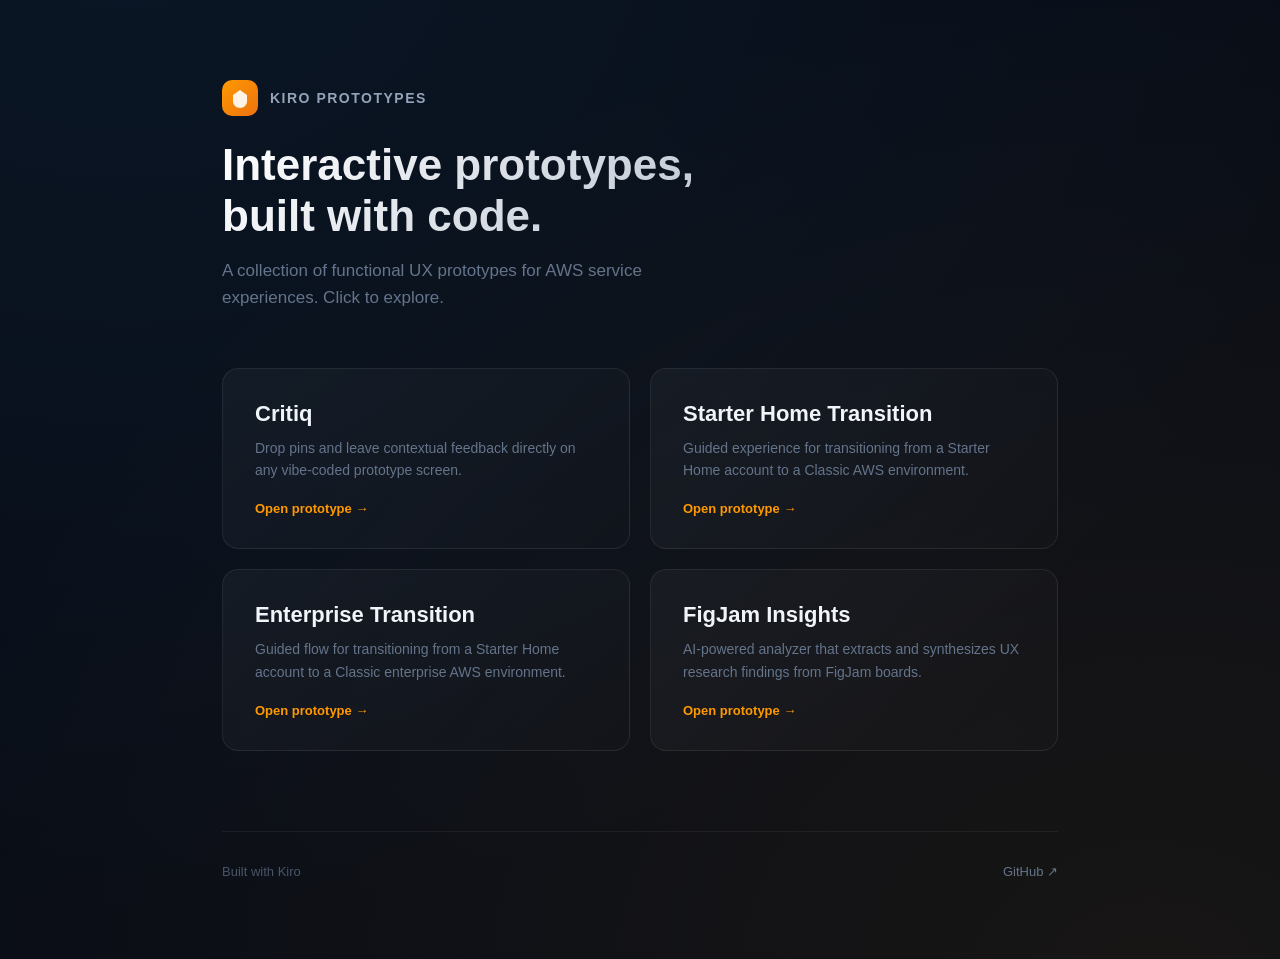
<file: index.html>
<!DOCTYPE html>
<html lang="en">
<head>
    <meta charset="UTF-8">
    <meta name="viewport" content="width=device-width, initial-scale=1.0">
    <title>Kiro Prototypes</title>
    <style>
        * { margin: 0; padding: 0; box-sizing: border-box; }

        body {
            font-family: 'Amazon Ember', -apple-system, BlinkMacSystemFont, 'Segoe UI', Roboto, sans-serif;
            background-color: #0a0e17;
            color: #e2e8f0;
            min-height: 100vh;
            overflow-x: hidden;
        }

        /* Subtle animated gradient background */
        .bg-glow {
            position: fixed;
            top: -50%;
            left: -50%;
            width: 200%;
            height: 200%;
            background: radial-gradient(ellipse at 30% 20%, rgba(9, 114, 211, 0.08) 0%, transparent 50%),
                        radial-gradient(ellipse at 70% 80%, rgba(255, 153, 0, 0.06) 0%, transparent 50%);
            animation: drift 20s ease-in-out infinite alternate;
            pointer-events: none;
            z-index: 0;
        }

        @keyframes drift {
            0% { transform: translate(0, 0); }
            100% { transform: translate(-3%, 3%); }
        }

        .container {
            position: relative;
            z-index: 1;
            max-width: 900px;
            margin: 0 auto;
            padding: 80px 32px;
        }

        /* Header */
        .header {
            margin-bottom: 56px;
        }

        .logo {
            display: flex;
            align-items: center;
            gap: 12px;
            margin-bottom: 24px;
        }

        .logo-icon {
            width: 36px;
            height: 36px;
            background: linear-gradient(135deg, #FF9900, #EC7211);
            border-radius: 10px;
            display: flex;
            align-items: center;
            justify-content: center;
        }

        .logo-text {
            font-size: 14px;
            font-weight: 600;
            color: #94a3b8;
            letter-spacing: 1.5px;
            text-transform: uppercase;
        }

        h1 {
            font-size: 44px;
            font-weight: 700;
            line-height: 1.15;
            margin-bottom: 16px;
            background: linear-gradient(135deg, #ffffff 0%, #94a3b8 100%);
            -webkit-background-clip: text;
            -webkit-text-fill-color: transparent;
            background-clip: text;
        }

        .subtitle {
            font-size: 17px;
            color: #64748b;
            line-height: 1.6;
            max-width: 520px;
        }

        /* Cards */
        .cards {
            display: grid;
            grid-template-columns: repeat(auto-fit, minmax(340px, 1fr));
            gap: 20px;
        }

        .card {
            background: linear-gradient(135deg, rgba(255,255,255,0.04) 0%, rgba(255,255,255,0.01) 100%);
            border: 1px solid rgba(255,255,255,0.08);
            border-radius: 16px;
            padding: 32px;
            text-decoration: none;
            color: inherit;
            transition: all 0.3s ease;
            position: relative;
            overflow: hidden;
        }

        .card::before {
            content: '';
            position: absolute;
            top: 0;
            left: 0;
            right: 0;
            height: 1px;
            background: linear-gradient(90deg, transparent, rgba(255,255,255,0.1), transparent);
            opacity: 0;
            transition: opacity 0.3s;
        }

        .card:hover {
            border-color: rgba(255,153,0,0.3);
            background: linear-gradient(135deg, rgba(255,153,0,0.06) 0%, rgba(255,255,255,0.02) 100%);
            transform: translateY(-4px);
            box-shadow: 0 20px 40px rgba(0,0,0,0.3), 0 0 60px rgba(255,153,0,0.05);
        }

        .card:hover::before {
            opacity: 1;
        }

        .card-badge {
            display: inline-block;
            padding: 4px 10px;
            border-radius: 6px;
            font-size: 11px;
            font-weight: 700;
            letter-spacing: 0.5px;
            text-transform: uppercase;
            margin-bottom: 16px;
        }

        .badge-blue {
            background: rgba(9, 114, 211, 0.15);
            color: #5ba3e6;
        }

        .badge-orange {
            background: rgba(255, 153, 0, 0.15);
            color: #ffb84d;
        }

        .card h2 {
            font-size: 22px;
            font-weight: 700;
            margin-bottom: 10px;
            color: #f1f5f9;
        }

        .card p {
            font-size: 14px;
            color: #64748b;
            line-height: 1.6;
            margin-bottom: 20px;
        }

        .card-arrow {
            display: flex;
            align-items: center;
            gap: 6px;
            font-size: 13px;
            font-weight: 600;
            color: #FF9900;
            transition: gap 0.2s;
        }

        .card:hover .card-arrow {
            gap: 10px;
        }

        /* Footer */
        .footer {
            margin-top: 80px;
            padding-top: 32px;
            border-top: 1px solid rgba(255,255,255,0.06);
            display: flex;
            justify-content: space-between;
            align-items: center;
        }

        .footer-text {
            font-size: 13px;
            color: #475569;
        }

        .footer-link {
            font-size: 13px;
            color: #64748b;
            text-decoration: none;
            transition: color 0.2s;
        }

        .footer-link:hover {
            color: #FF9900;
        }

        @media (max-width: 600px) {
            .container { padding: 48px 20px; }
            h1 { font-size: 32px; }
            .cards { grid-template-columns: 1fr; }
        }
    </style>
</head>
<body>
    <div class="bg-glow"></div>
    <div class="container">
        <div class="header">
            <div class="logo">
                <div class="logo-icon">
                    <svg width="20" height="20" viewBox="0 0 20 20" fill="white">
                        <path d="M10 2L3 7v6c0 4 3 7 7 7s7-3 7-7V7l-7-5z" opacity="0.9"/>
                    </svg>
                </div>
                <span class="logo-text">Kiro Prototypes</span>
            </div>
            <h1>Interactive prototypes,<br>built with code.</h1>
            <p class="subtitle">A collection of functional UX prototypes for AWS service experiences. Click to explore.</p>
        </div>

        <div class="cards">
            <a class="card" href="our-notes/index.html">
                <h2>Critiq</h2>
                <p>Drop pins and leave contextual feedback directly on any vibe-coded prototype screen.</p>
                <span class="card-arrow">Open prototype →</span>
            </a>
            <a class="card" href="starter-home-transition/index.html">
                <h2>Starter Home Transition</h2>
                <p>Guided experience for transitioning from a Starter Home account to a Classic AWS environment.</p>
                <span class="card-arrow">Open prototype →</span>
            </a>
            <a class="card" href="transition/index.html">
                <h2>Enterprise Transition</h2>
                <p>Guided flow for transitioning from a Starter Home account to a Classic enterprise AWS environment.</p>
                <span class="card-arrow">Open prototype →</span>
            </a>
            <a class="card" href="figjam-insights/index.html">
                <h2>FigJam Insights</h2>
                <p>AI-powered analyzer that extracts and synthesizes UX research findings from FigJam boards.</p>
                <span class="card-arrow">Open prototype →</span>
            </a>
        </div>

        <div class="footer">
            <span class="footer-text">Built with Kiro</span>
            <a class="footer-link" href="https://github.com/backwardsgun/kiro-prototypes" target="_blank">GitHub ↗</a>
        </div>
    </div>
</body>
</html>
</file>
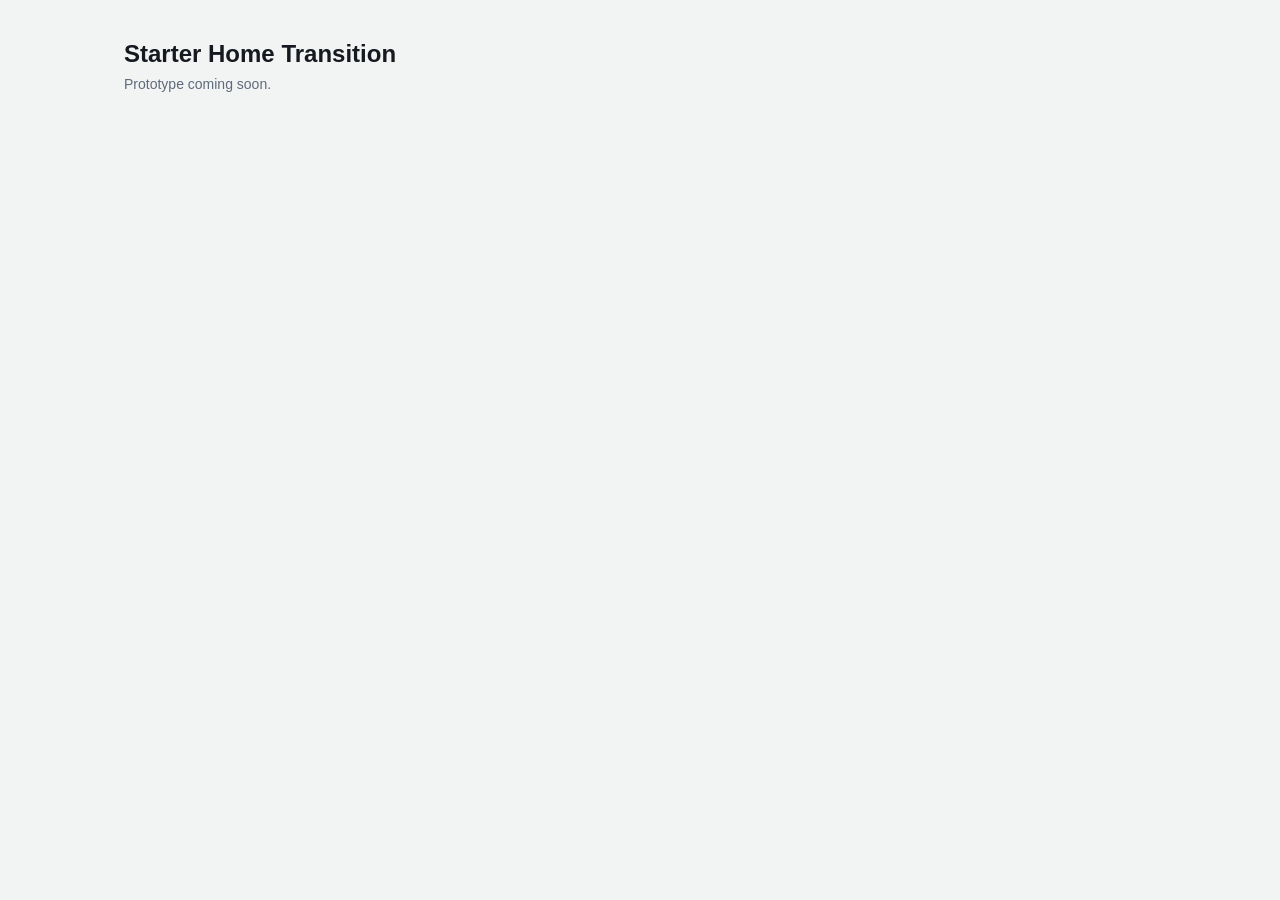
<file: starter-home-transition/index.html>
<!DOCTYPE html>
<html lang="en">
<head>
    <meta charset="UTF-8">
    <meta name="viewport" content="width=device-width, initial-scale=1.0">
    <title>Starter Home Transition</title>
    <link rel="stylesheet" href="styles.css?v=1">
</head>
<body>
    <div id="app"></div>
    <script src="script.js?v=1"></script>
</body>
</html>
</file>
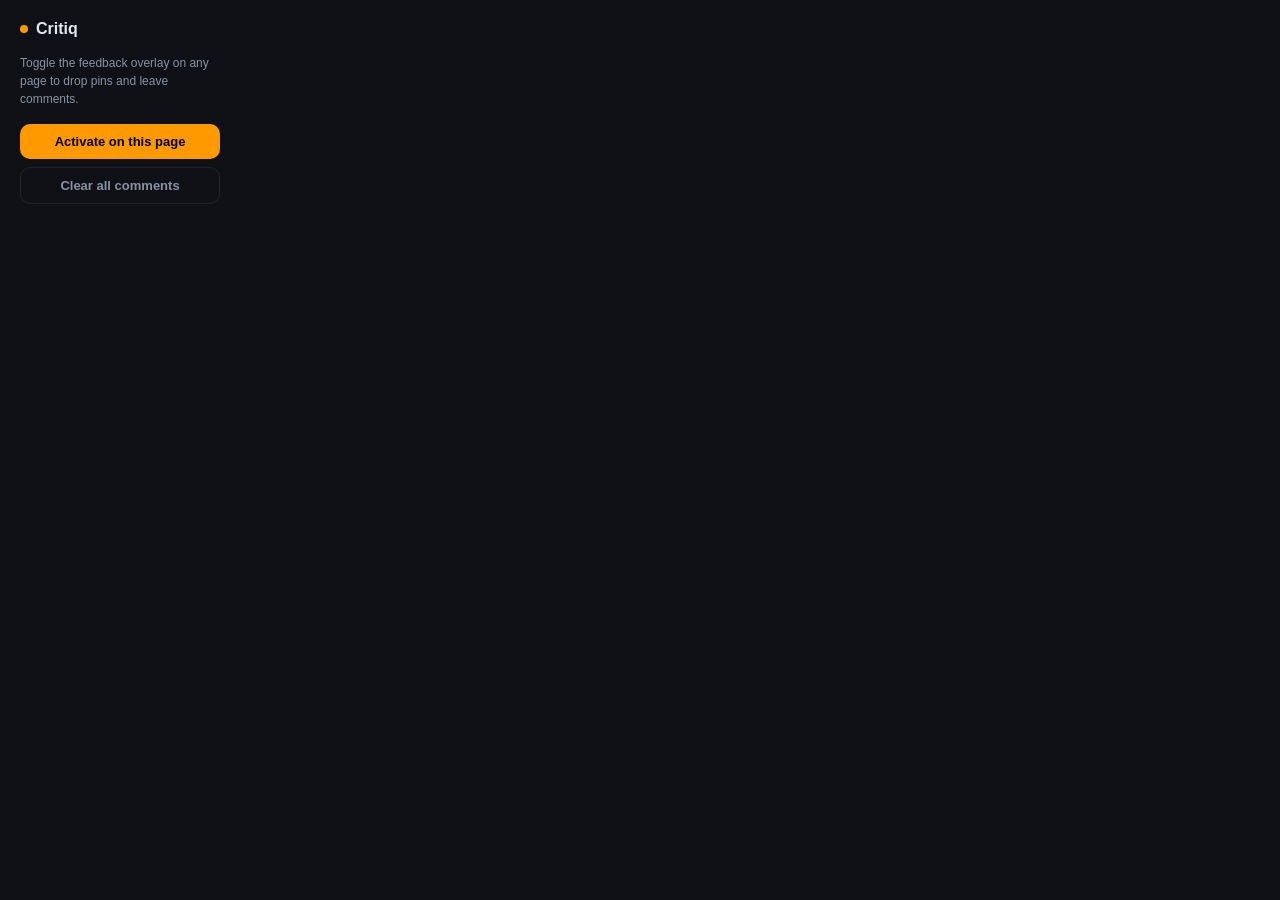
<file: critiq-extension/popup/popup.html>
<!DOCTYPE html>
<html>
<head>
  <meta charset="UTF-8">
  <style>
    * { margin: 0; padding: 0; box-sizing: border-box; }
    body {
      width: 240px; padding: 20px;
      font-family: -apple-system, BlinkMacSystemFont, 'Segoe UI', Roboto, sans-serif;
      background: #0f1117; color: #e2e8f0;
    }
    .header { display: flex; align-items: center; gap: 8px; margin-bottom: 16px; }
    .dot { width: 8px; height: 8px; background: #FF9900; border-radius: 50%; }
    .title { font-size: 16px; font-weight: 700; }
    .desc { font-size: 12px; color: #8892a4; line-height: 1.5; margin-bottom: 16px; }
    .btn {
      width: 100%; padding: 10px; border-radius: 10px; font-size: 13px;
      font-weight: 600; cursor: pointer; border: none; text-align: center;
    }
    .btn-primary { background: #FF9900; color: #000; }
    .btn-primary:hover { background: #ffad33; }
    .btn-danger {
      background: transparent; border: 1px solid rgba(255,255,255,0.08);
      color: #8892a4; margin-top: 8px;
    }
    .btn-danger:hover { color: #ef4444; border-color: #ef4444; }
  </style>
</head>
<body>
  <div class="header">
    <span class="dot"></span>
    <span class="title">Critiq</span>
  </div>
  <p class="desc">Toggle the feedback overlay on any page to drop pins and leave comments.</p>
  <button class="btn btn-primary" id="toggle">Activate on this page</button>
  <button class="btn btn-danger" id="clear">Clear all comments</button>
  <script src="popup.js"></script>
</body>
</html>
</file>
<file: starter-home-transition/styles.css>
* { margin: 0; padding: 0; box-sizing: border-box; }

body {
  font-family: 'Amazon Ember', -apple-system, BlinkMacSystemFont, 'Segoe UI', Roboto, sans-serif;
  background: #f2f3f3;
  color: #16191f;
  min-height: 100vh;
}

.page {
  max-width: 1080px;
  margin: 0 auto;
  padding: 40px 24px;
}

h1 {
  font-size: 24px;
  font-weight: 700;
  margin-bottom: 8px;
}

p {
  font-size: 14px;
  color: #5f6b7a;
}
</file>
